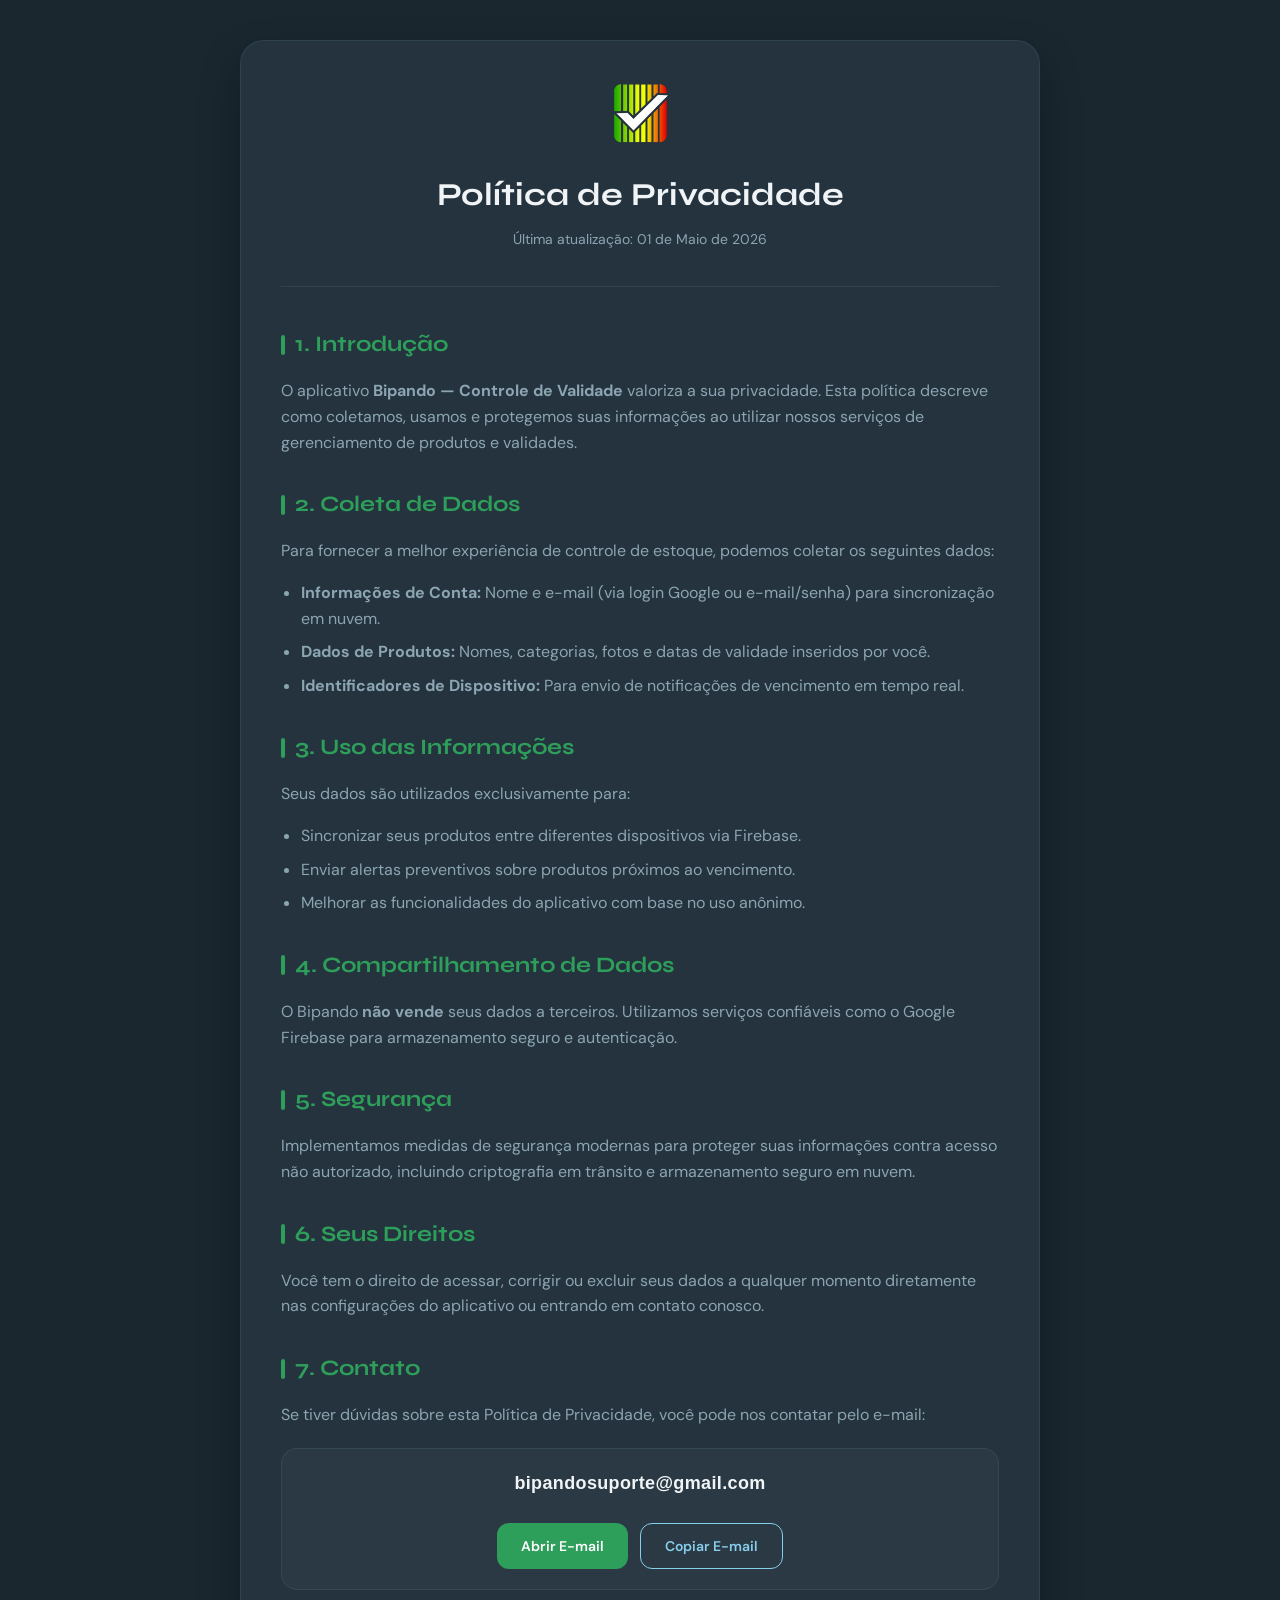
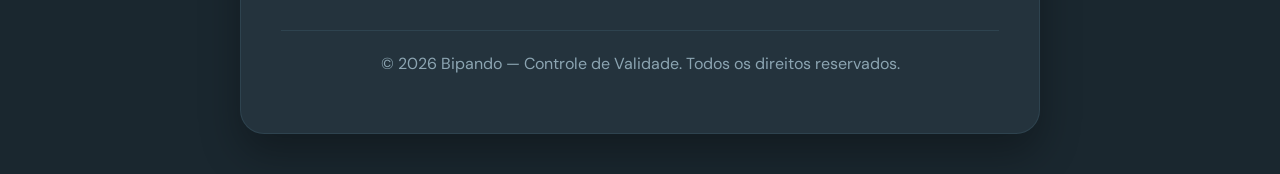
<file: index.html>
<!DOCTYPE html>
<html lang="pt-BR">
<head>
    <meta charset="UTF-8">
    <meta name="viewport" content="width=device-width, initial-scale=1.0">
    <title>Política de Privacidade - Bipando</title>
    <link rel="icon" type="image/jpeg" href="ic_bp_small.jpeg">
    <link rel="preconnect" href="https://fonts.googleapis.com">
    <link rel="preconnect" href="https://fonts.gstatic.com" crossorigin>
    <link href="https://fonts.googleapis.com/css2?family=DM+Sans:wght@300;400;500;700&family=Syne:wght@700;800&display=swap" rel="stylesheet">
   <link rel="stylesheet" href="style.css" media="screen">
    <link rel="stylesheet" href="style_impressao.css" media="print">
</head>
<body>
    <div class="container">
        <header>
            <img src="ic_bp_small.jpeg" alt="Bipando Logo" class="logo">
            <h1>Política de Privacidade</h1>
            <p class="last-update">Última atualização: 01 de Maio de 2026</p>
        </header>

        <main>
            <section>
                <h2>1. Introdução</h2>
                <p>O aplicativo <strong>Bipando — Controle de Validade</strong> valoriza a sua privacidade. Esta política descreve como coletamos, usamos e protegemos suas informações ao utilizar nossos serviços de gerenciamento de produtos e validades.</p>
            </section>

            <section>
                <h2>2. Coleta de Dados</h2>
                <p>Para fornecer a melhor experiência de controle de estoque, podemos coletar os seguintes dados:</p>
                <ul>
                    <li><strong>Informações de Conta:</strong> Nome e e-mail (via login Google ou e-mail/senha) para sincronização em nuvem.</li>
                    <li><strong>Dados de Produtos:</strong> Nomes, categorias, fotos e datas de validade inseridos por você.</li>
                    <li><strong>Identificadores de Dispositivo:</strong> Para envio de notificações de vencimento em tempo real.</li>
                </ul>
            </section>

            <section>
                <h2>3. Uso das Informações</h2>
                <p>Seus dados são utilizados exclusivamente para:</p>
                <ul>
                    <li>Sincronizar seus produtos entre diferentes dispositivos via Firebase.</li>
                    <li>Enviar alertas preventivos sobre produtos próximos ao vencimento.</li>
                    <li>Melhorar as funcionalidades do aplicativo com base no uso anônimo.</li>
                </ul>
            </section>

            <section>
                <h2>4. Compartilhamento de Dados</h2>
                <p>O Bipando <strong>não vende</strong> seus dados a terceiros. Utilizamos serviços confiáveis como o Google Firebase para armazenamento seguro e autenticação.</p>
            </section>

            <section>
                <h2>5. Segurança</h2>
                <p>Implementamos medidas de segurança modernas para proteger suas informações contra acesso não autorizado, incluindo criptografia em trânsito e armazenamento seguro em nuvem.</p>
            </section>

            <section>
                <h2>6. Seus Direitos</h2>
                <p>Você tem o direito de acessar, corrigir ou excluir seus dados a qualquer momento diretamente nas configurações do aplicativo ou entrando em contato conosco.</p>
            </section>

            <section>
                <h2>7. Contato</h2>
                <p>Se tiver dúvidas sobre esta Política de Privacidade, você pode nos contatar pelo e-mail:</p>
                
                <div class="contact-box">
                    <p class="email-text" id="email-address">bipandosuporte@gmail.com</p>
                    <div class="contact-actions">
                        <a href="mailto:bipandosuporte@gmail.com" class="contact-btn">Abrir E-mail</a>
                        <button class="copy-btn" onclick="copyEmail()">Copiar E-mail</button>
                    </div>
                </div>
            </section>
        </main>

        <footer>
            <p>&copy; 2026 Bipando — Controle de Validade. Todos os direitos reservados.</p>
        </footer>
    </div>

    <!-- Toast Notification -->
    <div id="toast" class="toast">
        <span class="toast-icon">✓</span>
        <span class="toast-msg">E-mail copiado com sucesso!</span>
    </div>

    <script>
        function copyEmail() {
            const email = document.getElementById('email-address').innerText;
            navigator.clipboard.writeText(email).then(() => {
                showToast();
            }).catch(err => {
                console.error('Erro ao copiar: ', err);
            });
        }

        function showToast() {
            const toast = document.getElementById('toast');
            toast.classList.add('show');
            setTimeout(() => {
                toast.classList.remove('show');
            }, 3000);
        }
    </script>
</body>
</html>
</file>
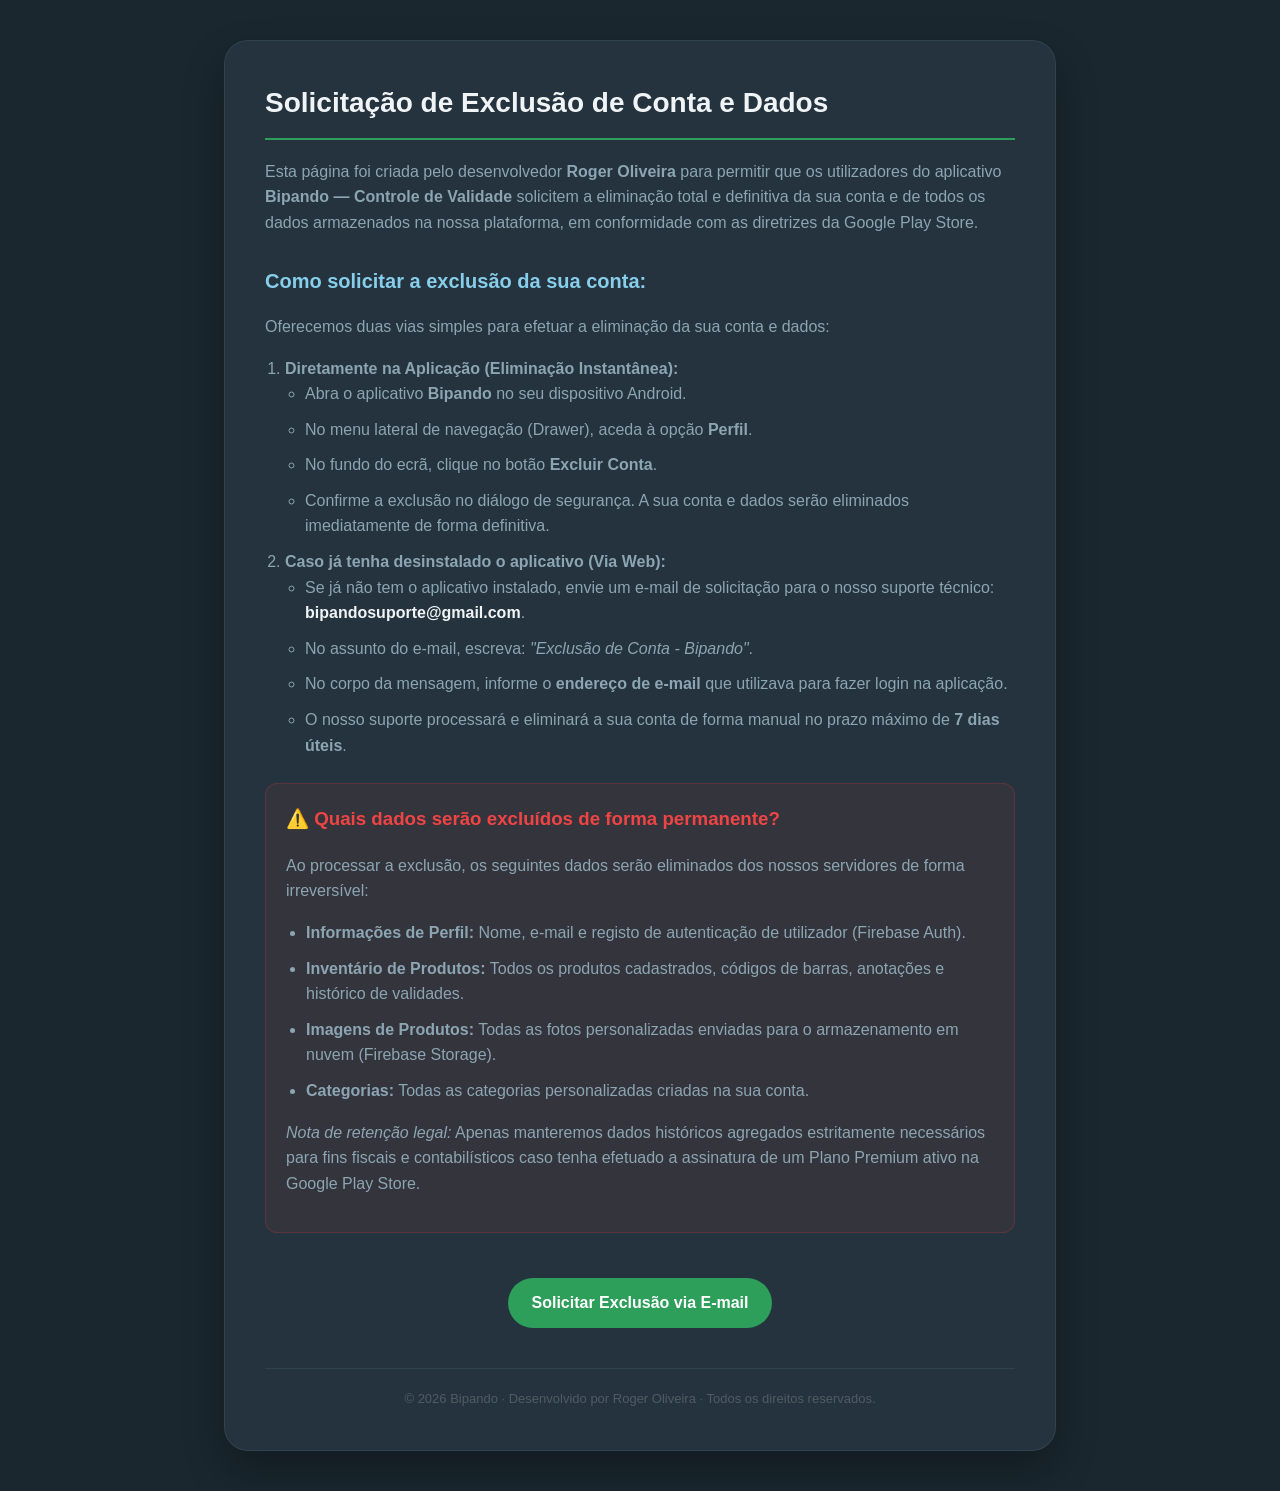
<file: exclusao.html>
<!DOCTYPE html>
<html lang="pt-BR">
<head>
    <meta charset="UTF-8">
    <meta name="viewport" content="width=device-width, initial-scale=1.0">
    <title>Exclusão de Conta - Bipando</title>
    <style>
        :root {
            --bg-deep:      #1a272f;
            --bg-card:      #24333d;
            --accent-green: #2e9e5b;
            --accent-sky:   #87ceeb;
            --text-primary: #f0f4f6;
            --text-muted:   #8ca5b2;
            --border:       rgba(135, 206, 235, .1);
        }

        body {
            font-family: 'Segoe UI', Tahoma, Geneva, Verdana, sans-serif;
            background-color: var(--bg-deep);
            color: var(--text-primary);
            line-height: 1.6;
            padding: 40px 20px;
            margin: 0;
        }

        .container {
            max-width: 750px;
            margin: 0 auto;
            background: var(--bg-card);
            padding: 40px;
            border-radius: 24px;
            border: 1px solid var(--border);
            box-shadow: 0 20px 40px rgba(0,0,0,0.3);
        }

        h1 {
            color: var(--text-primary);
            border-bottom: 2px solid var(--accent-green);
            padding-bottom: 12px;
            margin-top: 0;
            font-size: 28px;
        }

        h2 {
            color: var(--accent-sky);
            font-size: 20px;
            margin-top: 30px;
        }

        p, li {
            color: var(--text-muted);
            font-size: 16px;
        }

        ol, ul {
            padding-left: 20px;
        }

        li {
            margin-bottom: 10px;
        }

        .alert-box {
            background: rgba(239, 68, 68, 0.08);
            border: 1px solid rgba(239, 68, 68, 0.2);
            border-radius: 12px;
            padding: 20px;
            margin-top: 25px;
        }

        .alert-box h3 {
            color: #ef4444;
            margin-top: 0;
        }

        .btn-contact {
            display: inline-block;
            background: var(--accent-green);
            color: white;
            padding: 12px 24px;
            border-radius: 100px;
            text-decoration: none;
            font-weight: bold;
            margin-top: 15px;
            transition: background 0.3s;
        }

        .btn-contact:hover {
            background: #248a4d;
        }

        footer {
            margin-top: 40px;
            text-align: center;
            font-size: 13px;
            color: rgba(255, 255, 255, 0.2);
            border-top: 1px solid var(--border);
            padding-top: 20px;
        }
    </style>
</head>
<body>
    <div class="container">
        <h1>Solicitação de Exclusão de Conta e Dados</h1>
        <p>Esta página foi criada pelo desenvolvedor <strong>Roger Oliveira</strong> para permitir que os utilizadores do aplicativo <strong>Bipando — Controle de Validade</strong> solicitem a eliminação total e definitiva da sua conta e de todos os dados armazenados na nossa plataforma, em conformidade com as diretrizes da Google Play Store.</p>

        <h2>Como solicitar a exclusão da sua conta:</h2>
        <p>Oferecemos duas vias simples para efetuar a eliminação da sua conta e dados:</p>
        
        <ol>
            <li>
                <strong>Diretamente na Aplicação (Eliminação Instantânea):</strong>
                <ul>
                    <li>Abra o aplicativo <strong>Bipando</strong> no seu dispositivo Android.</li>
                    <li>No menu lateral de navegação (Drawer), aceda à opção <strong>Perfil</strong>.</li>
                    <li>No fundo do ecrã, clique no botão <strong>Excluir Conta</strong>.</li>
                    <li>Confirme a exclusão no diálogo de segurança. A sua conta e dados serão eliminados imediatamente de forma definitiva.</li>
                </ul>
            </li>
            <li>
                <strong>Caso já tenha desinstalado o aplicativo (Via Web):</strong>
                <ul>
                    <li>Se já não tem o aplicativo instalado, envie um e-mail de solicitação para o nosso suporte técnico: <strong style="color: var(--text-primary);">bipandosuporte@gmail.com</strong>.</li>
                    <li>No assunto do e-mail, escreva: <em>"Exclusão de Conta - Bipando"</em>.</li>
                    <li>No corpo da mensagem, informe o <strong>endereço de e-mail</strong> que utilizava para fazer login na aplicação.</li>
                    <li>O nosso suporte processará e eliminará a sua conta de forma manual no prazo máximo de <strong>7 dias úteis</strong>.</li>
                </ul>
            </li>
        </ol>

        <div class="alert-box">
            <h3>⚠️ Quais dados serão excluídos de forma permanente?</h3>
            <p>Ao processar a exclusão, os seguintes dados serão eliminados dos nossos servidores de forma irreversível:</p>
            <ul>
                <li><strong>Informações de Perfil:</strong> Nome, e-mail e registo de autenticação de utilizador (Firebase Auth).</li>
                <li><strong>Inventário de Produtos:</strong> Todos os produtos cadastrados, códigos de barras, anotações e histórico de validades.</li>
                <li><strong>Imagens de Produtos:</strong> Todas as fotos personalizadas enviadas para o armazenamento em nuvem (Firebase Storage).</li>
                <li><strong>Categorias:</strong> Todas as categorias personalizadas criadas na sua conta.</li>
            </ul>
            <p><em>Nota de retenção legal:</em> Apenas manteremos dados históricos agregados estritamente necessários para fins fiscais e contabilísticos caso tenha efetuado a assinatura de um Plano Premium ativo na Google Play Store.</p>
        </div>

        <div style="text-align: center; margin-top: 30px;">
            <a href="mailto:bipandosuporte@gmail.com?subject=Exclusao de Conta - Bipando" class="btn-contact">Solicitar Exclusão via E-mail</a>
        </div>

        <footer>
            © 2026 Bipando · Desenvolvido por Roger Oliveira · Todos os direitos reservados.
        </footer>
    </div>
</body>
</html>
</file>
<file: style.css>
/* ═══════════════════════════════════════════════════════════
   Bipando — Privacy Policy Styles
   Arquivo: style.css
   ═══════════════════════════════════════════════════════════ */

:root {
  --bg-deep:      #1a272f;
  --bg-card:      #24333d;
  --accent-green: #2e9e5b;
  --accent-sky:   #87ceeb;
  --text-primary: #f0f4f6;
  --text-muted:   #8ca5b2;
  --text-dim:     #4d6470;
  --border:       rgba(135, 206, 235, .1);
}

* {
  box-sizing: border-box;
  margin: 0;
  padding: 0;
}

body {
  font-family: 'DM Sans', sans-serif;
  background-color: var(--bg-deep);
  color: var(--text-primary);
  line-height: 1.6;
  padding: 40px 20px;
}

.container {
  max-width: 800px;
  margin: 0 auto;
  background: var(--bg-card);
  padding: 40px;
  border-radius: 24px;
  box-shadow: 0 20px 40px rgba(0,0,0,0.3);
  border: 1px solid var(--border);
}

header {
  text-align: center;
  margin-bottom: 40px;
  border-bottom: 1px solid var(--border);
  padding-bottom: 20px;
}

.logo {
  width: 64px;
  height: 64px;
  border-radius: 12px;
  margin-bottom: 16px;
  object-fit: cover;
}

h1 {
  font-family: 'Syne', sans-serif;
  font-size: 32px;
  color: var(--text-primary);
  margin-bottom: 8px;
}

.last-update {
  font-size: 14px;
  color: var(--text-muted);
}

section {
  margin-bottom: 32px;
}

h2 {
  font-family: 'Syne', sans-serif;
  font-size: 22px;
  color: var(--accent-green);
  margin-bottom: 16px;
  display: flex;
  align-items: center;
  gap: 10px;
}

h2::before {
  content: '';
  display: block;
  width: 4px;
  height: 20px;
  background: var(--accent-green);
  border-radius: 2px;
}

p {
  margin-bottom: 16px;
  color: var(--text-muted);
  font-size: 16px;
}

ul {
  margin-bottom: 16px;
  padding-left: 20px;
  color: var(--text-muted);
}

li {
  margin-bottom: 8px;
}

/* ── CONTACT BOX ─────────────────────────────────────────── */
.contact-box {
  background: rgba(255, 255, 255, 0.03);
  border: 1px solid var(--border);
  border-radius: 16px;
  padding: 20px;
  text-align: center;
  margin-top: 20px;
}

.email-text {
  font-family: 'Trebuchet MS', sans-serif;
  font-size: 18px;
  font-weight: 600;
  color: var(--text-primary);
  margin-bottom: 25px;
  letter-spacing: 0.02em;
}

.contact-actions {
  display: flex;
  justify-content: center;
  gap: 12px;
  flex-wrap: wrap;
}

.contact-btn, .copy-btn {
  padding: 12px 24px;
  border-radius: 12px;
  font-weight: 600;
  font-size: 14px;
  cursor: pointer;
  transition: transform 0.2s, background 0.2s, box-shadow 0.2s;
  text-decoration: none;
  border: none;
  font-family: 'DM Sans', sans-serif;
}

.contact-btn {
  background: var(--accent-green);
  color: white;
}

.contact-btn:hover {
  background: #248a4d;
  transform: translateY(-2px);
  box-shadow: 0 8px 20px rgba(46, 158, 91, 0.3);
}

.copy-btn {
  background: transparent;
  color: var(--accent-sky);
  border: 1px solid var(--accent-sky);
}

.copy-btn:hover {
  background: rgba(135, 206, 235, 0.1);
  transform: translateY(-2px);
}

/* ── TOAST ───────────────────────────────────────────────── */
.toast {
  position: fixed;
  bottom: 30px;
  left: 50%;
  transform: translateX(-50%) translateY(100px);
  background: #2e9e5b;
  color: white;
  padding: 12px 24px;
  border-radius: 100px;
  display: flex;
  align-items: center;
  gap: 10px;
  box-shadow: 0 10px 30px rgba(0,0,0,0.4);
  transition: transform 0.4s cubic-bezier(0.175, 0.885, 0.32, 1.275);
  z-index: 1000;
  opacity: 0;
}

.toast.show {
  transform: translateX(-50%) translateY(0);
  opacity: 1;
}

.toast-icon {
  font-weight: bold;
}

/* ── FOOTER ──────────────────────────────────────────────── */
footer {
  text-align: center;
  margin-top: 40px;
  padding-top: 20px;
  border-top: 1px solid var(--border);
  font-size: 14px;
  color: var(--text-dim);
}

@media (max-width: 600px) {
  .container {
    padding: 20px;
  }
  h1 {
    font-size: 24px;
  }
  .contact-actions {
    flex-direction: column;
  }
  .contact-btn, .copy-btn {
    width: 100%;
  }
}
</file>
<file: style_impressao.css>
@charset "UTF-8";
/* Estilos para impressão  Media Query*/
@media print {
    * {
        margin: 10px;
        padding: 10px;
        box-sizing: border-box;
    }
    html{
        font-family: 'Courier New', Courier,
         monospace;
         font-size: 1em;
         line-height: 1em;
    }
    header, nav, footer {
        display: none;
    }
    .contact-actions ,.toast {
        display: none;
    }

}
</file>
